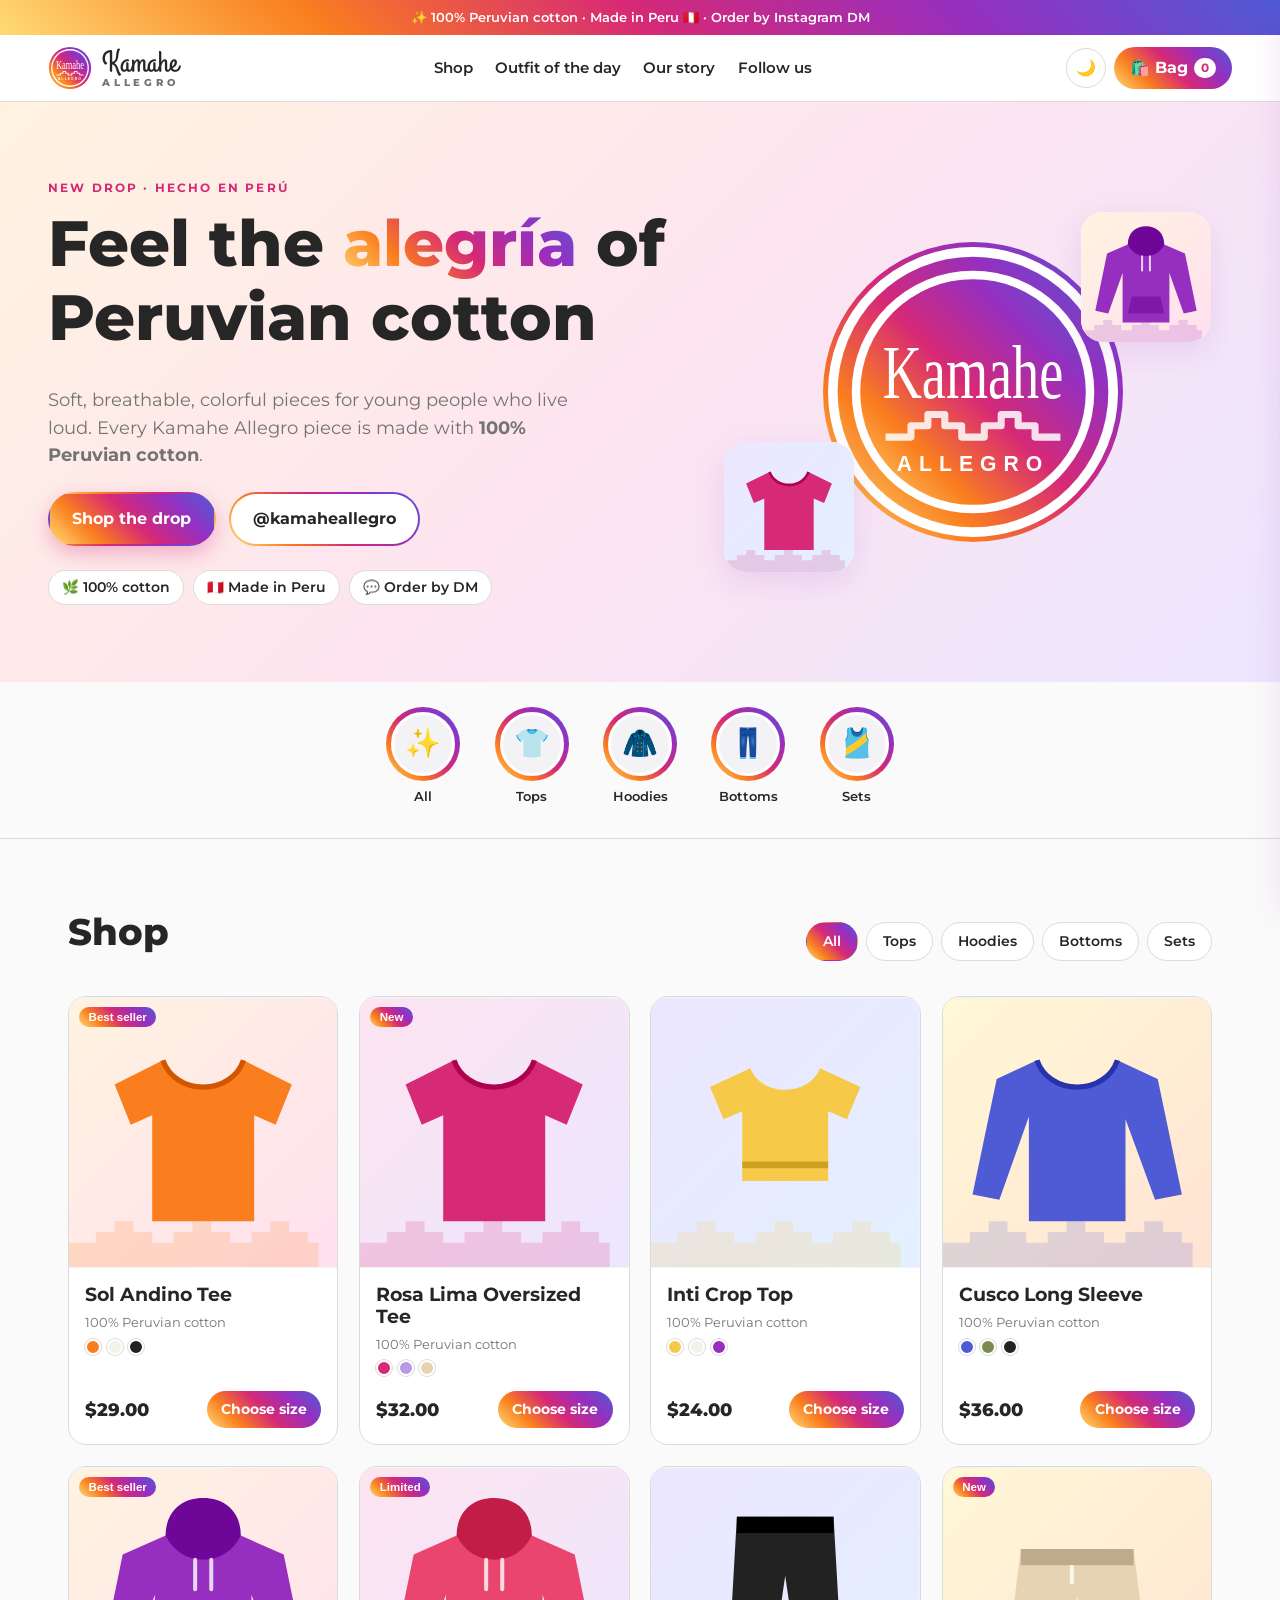
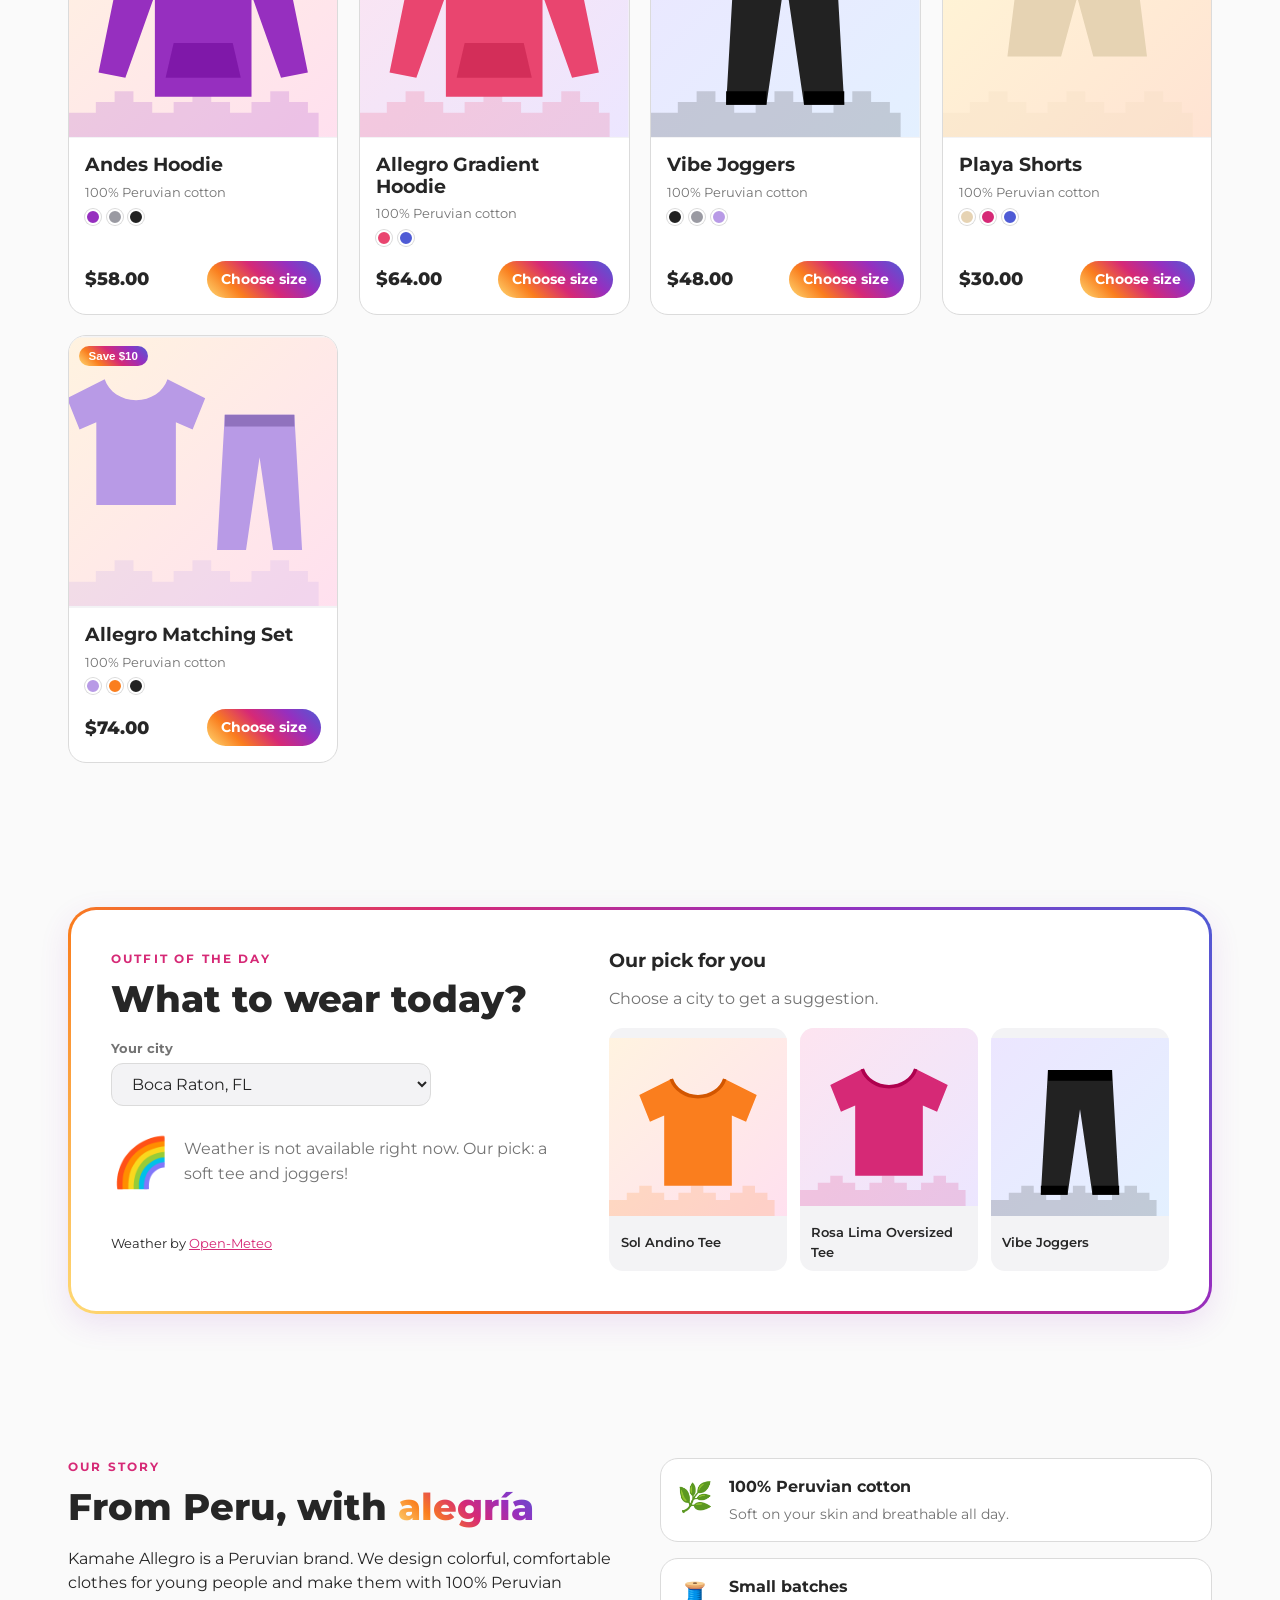
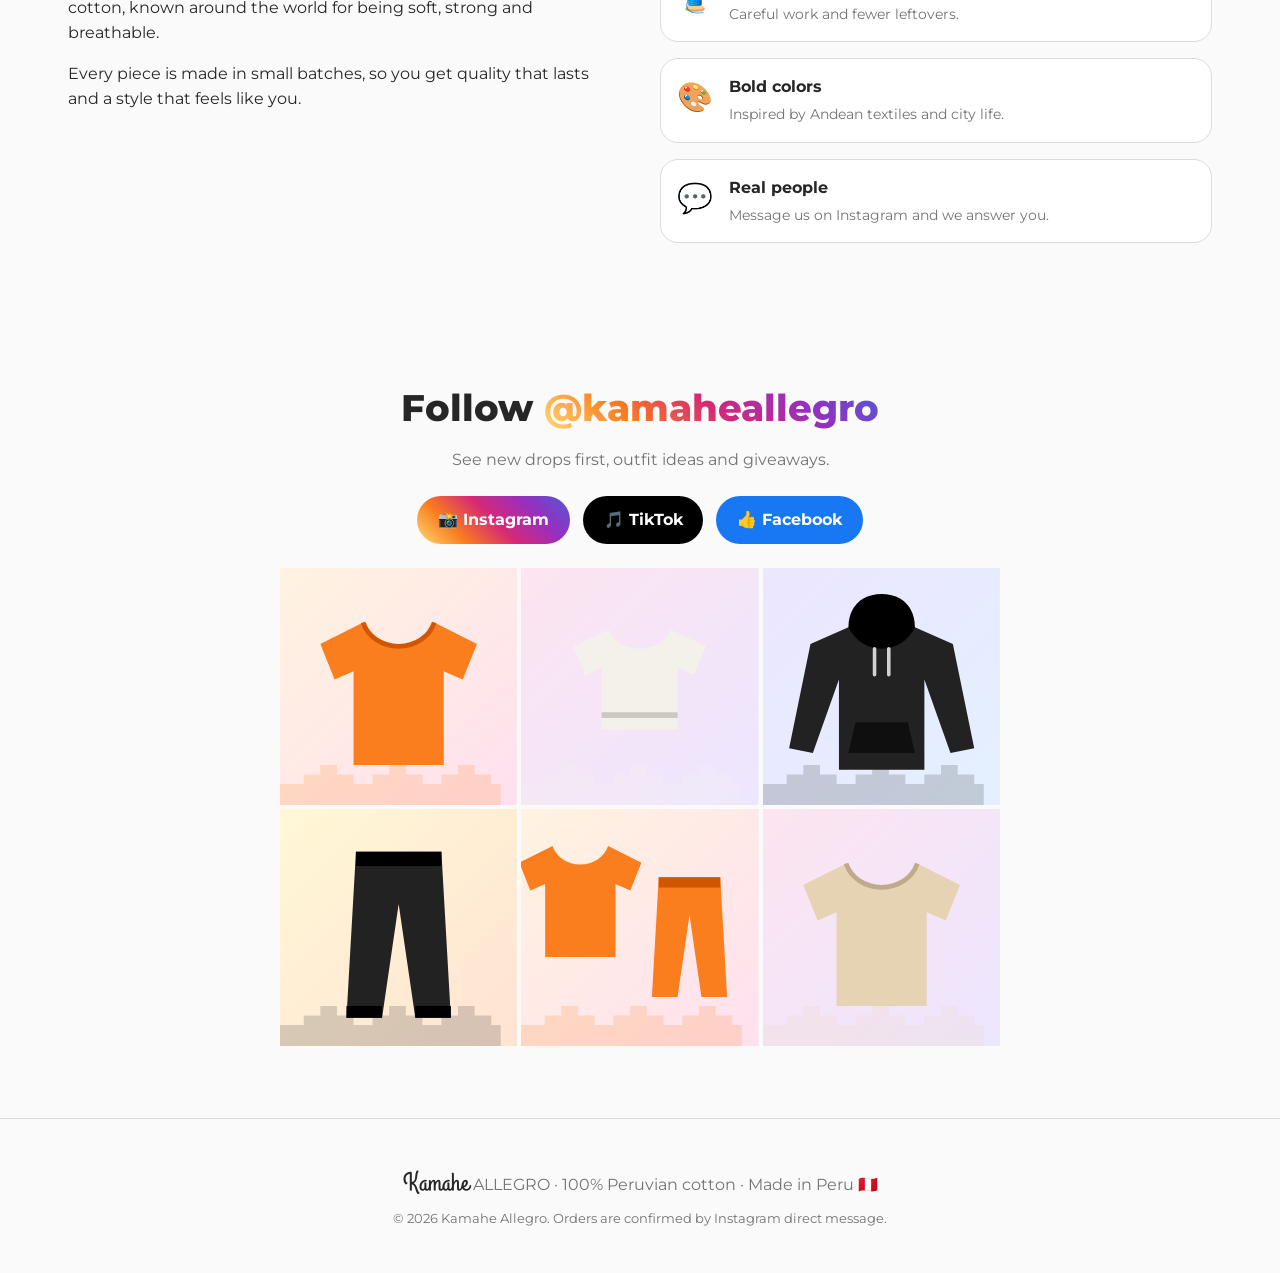
<file: index.html>
<!DOCTYPE html>
<html lang="en">
<head>
  <meta charset="UTF-8" />
  <meta name="viewport" content="width=device-width, initial-scale=1.0" />
  <title>Kamahe Allegro | 100% Peruvian Cotton</title>
  <meta name="description" content="Kamahe Allegro: fresh, colorful clothing for young people, made with 100% Peruvian cotton. Shop tees, hoodies, joggers and sets." />
  <meta name="theme-color" content="#d62976" />
  <meta property="og:title" content="Kamahe Allegro | 100% Peruvian Cotton" />
  <meta property="og:description" content="Colorful streetwear for young people, made with 100% Peruvian cotton." />
  <meta property="og:image" content="images/logo.svg" />
  <link rel="icon" href="images/logo.svg" type="image/svg+xml" />
  <link rel="preconnect" href="https://fonts.googleapis.com" />
  <link rel="preconnect" href="https://fonts.gstatic.com" crossorigin />
  <link href="https://fonts.googleapis.com/css2?family=Grand+Hotel&family=Montserrat:wght@400;500;600;700;800&display=swap" rel="stylesheet" />
  <link rel="stylesheet" href="shop.css" />
</head>
<body>
  <div class="promo-bar">✨ 100% Peruvian cotton · Made in Peru 🇵🇪 · Order by Instagram DM</div>

  <header class="site-header">
    <a class="brand" href="#top" aria-label="Kamahe Allegro home">
      <img src="images/logo.svg" alt="" width="44" height="44" class="brand-logo" id="brand-logo" />
      <span class="brand-text">
        <span class="brand-name">Kamahe</span>
        <span class="brand-sub">ALLEGRO</span>
      </span>
    </a>
    <nav class="main-nav" aria-label="Main">
      <a href="#shop">Shop</a>
      <a href="#weather">Outfit of the day</a>
      <a href="#story">Our story</a>
      <a href="#follow">Follow us</a>
    </nav>
    <div class="header-actions">
      <button class="icon-btn" id="theme-btn" type="button" aria-label="Switch light or dark mode" title="Light / dark">🌙</button>
      <button class="cart-btn" id="cart-btn" type="button" aria-label="Open bag">
        🛍️ <span class="cart-label">Bag</span> <b id="cart-count" class="cart-count">0</b>
      </button>
    </div>
  </header>

  <main id="top">
    <!-- HERO -->
    <section class="hero">
      <div class="hero-text">
        <p class="eyebrow">New drop · Hecho en Perú</p>
        <h1>Feel the <span class="grad-text">alegría</span> of Peruvian cotton</h1>
        <p class="lead">Soft, breathable, colorful pieces for young people who live loud. Every Kamahe Allegro piece is made with <strong>100% Peruvian cotton</strong>.</p>
        <div class="hero-cta">
          <a class="btn btn-grad" href="#shop">Shop the drop</a>
          <a class="btn btn-ghost" href="https://www.instagram.com/kamaheallegro/" target="_blank" rel="noopener">@kamaheallegro</a>
        </div>
        <ul class="hero-badges">
          <li>🌿 100% cotton</li>
          <li>🇵🇪 Made in Peru</li>
          <li>💬 Order by DM</li>
        </ul>
      </div>
      <div class="hero-art" aria-hidden="true">
        <div class="story-ring big"><img src="images/logo.svg" alt="" /></div>
        <div class="float-card fc1" id="hero-card-1"></div>
        <div class="float-card fc2" id="hero-card-2"></div>
      </div>
    </section>

    <!-- STORY HIGHLIGHTS (Instagram style) -->
    <section class="highlights" aria-label="Collections">
      <div class="highlights-row" id="highlights"></div>
    </section>

    <!-- SHOP -->
    <section class="section" id="shop">
      <div class="section-head">
        <h2>Shop</h2>
        <div class="filters" role="tablist" id="filters"></div>
      </div>
      <div class="product-grid" id="product-grid"></div>
    </section>

    <!-- WEATHER / OUTFIT -->
    <section class="section weather-section" id="weather">
      <div class="weather-card">
        <div class="weather-info">
          <p class="eyebrow">Outfit of the day</p>
          <h2>What to wear today?</h2>
          <label class="city-label" for="city-select">Your city</label>
          <select id="city-select" class="city-select"></select>
          <div class="weather-now" id="weather-now">
            <span class="w-icon">⏳</span>
            <span class="w-text">Loading weather…</span>
          </div>
          <div class="forecast" id="forecast"></div>
          <p class="tiny">Weather by <a href="https://open-meteo.com/" target="_blank" rel="noopener">Open-Meteo</a></p>
        </div>
        <div class="weather-pick">
          <h3 id="pick-title">Our pick for you</h3>
          <p id="pick-text" class="muted">Choose a city to get a suggestion.</p>
          <div class="pick-grid" id="pick-grid"></div>
        </div>
      </div>
    </section>

    <!-- STORY -->
    <section class="section story" id="story">
      <div class="story-grid">
        <div>
          <p class="eyebrow">Our story</p>
          <h2>From Peru, with <span class="grad-text">alegría</span></h2>
          <p>Kamahe Allegro is a Peruvian brand. We design colorful, comfortable clothes for young people and make them with 100% Peruvian cotton, known around the world for being soft, strong and breathable.</p>
          <p>Every piece is made in small batches, so you get quality that lasts and a style that feels like you.</p>
        </div>
        <ul class="values">
          <li><span>🌿</span><div><b>100% Peruvian cotton</b><p>Soft on your skin and breathable all day.</p></div></li>
          <li><span>🧵</span><div><b>Small batches</b><p>Careful work and fewer leftovers.</p></div></li>
          <li><span>🎨</span><div><b>Bold colors</b><p>Inspired by Andean textiles and city life.</p></div></li>
          <li><span>💬</span><div><b>Real people</b><p>Message us on Instagram and we answer you.</p></div></li>
        </ul>
      </div>
    </section>

    <!-- FOLLOW -->
    <section class="section follow" id="follow">
      <h2>Follow <span class="grad-text">@kamaheallegro</span></h2>
      <p class="muted">See new drops first, outfit ideas and giveaways.</p>
      <div class="social-row">
        <a class="social ig" href="https://www.instagram.com/kamaheallegro/" target="_blank" rel="noopener">📸 Instagram</a>
        <a class="social tt" href="https://www.tiktok.com/@kamaheallegro" target="_blank" rel="noopener">🎵 TikTok</a>
        <a class="social fb" href="https://www.facebook.com/kamaheallegro" target="_blank" rel="noopener">👍 Facebook</a>
      </div>
      <div class="ig-grid" id="ig-grid"></div>
    </section>
  </main>

  <footer class="site-footer">
    <p><span class="footer-brand">Kamahe</span> ALLEGRO · 100% Peruvian cotton · Made in Peru 🇵🇪</p>
    <p class="tiny">© <span id="year"></span> Kamahe Allegro. Orders are confirmed by Instagram direct message.</p>
  </footer>

  <!-- PRODUCT MODAL -->
  <dialog id="product-modal" class="modal">
    <form method="dialog" class="modal-close-form"><button class="icon-btn modal-close" aria-label="Close">✕</button></form>
    <div class="modal-body" id="modal-body"></div>
  </dialog>

  <!-- CART DRAWER -->
  <aside class="drawer" id="drawer" aria-label="Shopping bag" aria-hidden="true">
    <div class="drawer-head">
      <h2>Your bag</h2>
      <button class="icon-btn" id="drawer-close" type="button" aria-label="Close bag">✕</button>
    </div>
    <div class="drawer-items" id="drawer-items"></div>
    <div class="drawer-foot">
      <div class="total-row"><span>Subtotal</span><b id="cart-total">$0.00</b></div>
      <p class="tiny muted">Shipping is confirmed by DM. Press the button and we copy your order so you can paste it in our Instagram chat.</p>
      <button class="btn btn-grad full" id="checkout-btn" type="button">Order by Instagram DM</button>
      <button class="btn btn-ghost full" id="clear-btn" type="button">Empty bag</button>
    </div>
  </aside>
  <div class="backdrop" id="backdrop" hidden></div>
  <div class="toast" id="toast" role="status" aria-live="polite"></div>

  <script src="shop.js"></script>
</body>
</html>
</file>
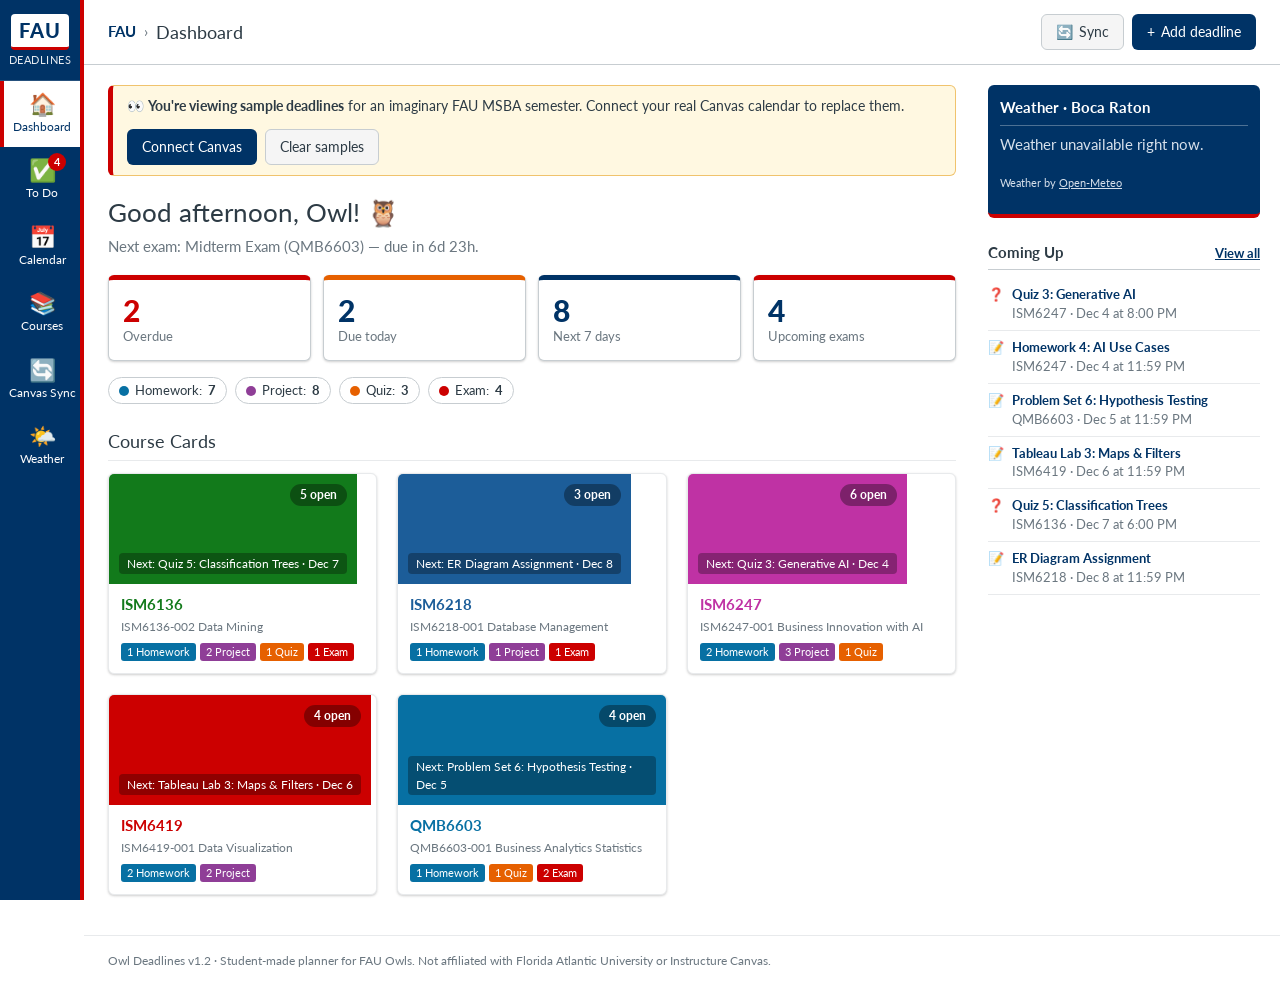
<file: planner/index.html>
<!DOCTYPE html>
<html lang="en">
<head>
  <meta charset="UTF-8" />
  <meta name="viewport" content="width=device-width, initial-scale=1.0" />
  <title>Owl Deadlines</title>
  <meta name="description" content="Organize homework, projects, quizzes and exams from Canvas for Florida Atlantic University students, with Open-Meteo campus weather." />
  <meta name="theme-color" content="#003366" />
  <link rel="icon" href="data:image/svg+xml,<svg xmlns='http://www.w3.org/2000/svg' viewBox='0 0 64 64'><rect width='64' height='64' rx='12' fill='%23003366'/><text x='32' y='42' font-family='Arial' font-weight='700' font-size='26' text-anchor='middle' fill='white'>OD</text><rect x='10' y='50' width='44' height='4' fill='%23CC0000'/></svg>" />
  <link rel="preconnect" href="https://fonts.googleapis.com" />
  <link rel="preconnect" href="https://fonts.gstatic.com" crossorigin />
  <link href="https://fonts.googleapis.com/css2?family=Lato:wght@400;700;900&display=swap" rel="stylesheet" />
  <link rel="stylesheet" href="planner.css" />
</head>
<body>
  <!-- Global navigation (Canvas-style) -->
  <nav class="global-nav" aria-label="Main">
    <a class="brand" href="#dashboard" title="Owl Deadlines">
      <span class="brand-mark">FAU</span>
      <span class="brand-sub">Deadlines</span>
    </a>
    <a class="nav-item" href="#dashboard" data-view="dashboard"><span class="nav-ico">🏠</span><span>Dashboard</span></a>
    <a class="nav-item" href="#todo" data-view="todo"><span class="nav-ico">✅</span><span>To Do</span><b id="nav-badge" class="nav-badge" hidden>0</b></a>
    <a class="nav-item" href="#calendar" data-view="calendar"><span class="nav-ico">📅</span><span>Calendar</span></a>
    <a class="nav-item" href="#courses" data-view="courses"><span class="nav-ico">📚</span><span>Courses</span></a>
    <a class="nav-item" href="#sync" data-view="sync"><span class="nav-ico">🔄</span><span>Canvas Sync</span></a>
    <a class="nav-item" href="../weather/"><span class="nav-ico">🌤️</span><span>Weather</span></a>
  </nav>

  <div class="layout">
    <header class="page-header">
      <div class="crumbs">
        <span class="crumb-root">FAU</span>
        <span class="crumb-sep">›</span>
        <h1 id="page-title">Dashboard</h1>
      </div>
      <div class="header-actions">
        <button id="sync-btn" class="btn btn-secondary" type="button" title="Sync with Canvas">🔄 <span>Sync</span></button>
        <button id="add-btn" class="btn btn-primary" type="button">+ <span>Add deadline</span></button>
      </div>
    </header>

    <div class="content-wrap">
      <main id="main" class="main">
        <!-- DASHBOARD -->
        <div id="demo-banner" class="demo-banner" hidden>
          <span>👀 <b>You're viewing sample deadlines</b> for an imaginary FAU MSBA semester. Connect your real Canvas calendar to replace them.</span>
          <span class="banner-actions">
            <a class="btn btn-primary" href="#sync">Connect Canvas</a>
            <button id="banner-remove" class="btn btn-secondary" type="button">Clear samples</button>
          </span>
        </div>
        <section id="view-dashboard" class="view">
          <div class="greeting">
            <h2 id="greet">Welcome, Owl!</h2>
            <p id="greet-sub" class="muted"></p>
          </div>

          <div class="stats">
            <button class="stat stat-overdue" data-jump="overdue"><span class="stat-num" id="s-overdue">0</span><span class="stat-label">Overdue</span></button>
            <button class="stat stat-today" data-jump="today"><span class="stat-num" id="s-today">0</span><span class="stat-label">Due today</span></button>
            <button class="stat stat-week" data-jump="week"><span class="stat-num" id="s-week">0</span><span class="stat-label">Next 7 days</span></button>
            <button class="stat stat-exams" data-jump="exam"><span class="stat-num" id="s-exams">0</span><span class="stat-label">Upcoming exams</span></button>
          </div>

          <div class="type-legend" id="type-breakdown"></div>

          <h3 class="section-title">Course Cards</h3>
          <div id="dash-cards" class="course-cards"></div>
          <p id="dash-empty" class="empty" hidden>
            No deadlines yet. Go to <a href="#sync">Canvas Sync</a> to import your FAU Canvas calendar, or click <b>+ Add deadline</b>.<br /><br />
            <button id="demo-btn" class="btn btn-primary" type="button">👀 Show sample deadlines</button>
          </p>
        </section>

        <!-- TO DO -->
        <section id="view-todo" class="view" hidden>
          <div class="toolbar">
            <input id="f-search" type="search" placeholder="Search deadlines…" aria-label="Search deadlines" />
            <select id="f-course" aria-label="Filter by course"><option value="">All courses</option></select>
            <select id="f-range" aria-label="Filter by time">
              <option value="">Any time</option>
              <option value="overdue">Overdue</option>
              <option value="today">Today</option>
              <option value="week">Next 7 days</option>
              <option value="month">Next 30 days</option>
            </select>
            <label class="check"><input id="f-done" type="checkbox" /> Show completed</label>
          </div>
          <div class="chips" id="f-types" role="group" aria-label="Filter by type"></div>
          <div id="todo-list" class="todo-list"></div>
        </section>

        <!-- CALENDAR -->
        <section id="view-calendar" class="view" hidden>
          <div class="cal-head">
            <div class="cal-nav">
              <button id="cal-prev" class="btn btn-secondary" type="button" aria-label="Previous month">‹</button>
              <button id="cal-today" class="btn btn-secondary" type="button">Today</button>
              <button id="cal-next" class="btn btn-secondary" type="button" aria-label="Next month">›</button>
            </div>
            <h2 id="cal-title">Month</h2>
          </div>
          <div class="cal-grid-wrap">
            <div class="cal-dow"><span>Sun</span><span>Mon</span><span>Tue</span><span>Wed</span><span>Thu</span><span>Fri</span><span>Sat</span></div>
            <div id="cal-grid" class="cal-grid"></div>
          </div>
        </section>

        <!-- COURSES -->
        <section id="view-courses" class="view" hidden>
          <div id="course-cards" class="course-cards"></div>
          <p id="courses-empty" class="empty" hidden>No courses yet — they appear automatically after a Canvas sync.</p>
        </section>

        <!-- SYNC / SETTINGS -->
        <section id="view-sync" class="view" hidden>
          <div class="card">
            <h3>1. Connect your FAU Canvas calendar feed</h3>
            <ol class="steps">
              <li>Log in to Canvas at <b>canvas.fau.edu</b> and open <b>Calendar</b> in the left menu.</li>
              <li>At the bottom of the right sidebar, click <b>Calendar Feed</b>.</li>
              <li>Copy the link (it looks like <code>https://fau.instructure.com/feeds/calendars/user_….ics</code>) and paste it below.</li>
            </ol>
            <form id="feed-form" class="feed-form">
              <input id="feed-url" type="url" placeholder="https://fau.instructure.com/feeds/calendars/user_XXXX.ics" aria-label="Canvas calendar feed URL" />
              <button class="btn btn-primary" type="submit">Save &amp; Sync</button>
            </form>
            <p id="sync-status" class="muted small"></p>
            <p class="muted small">🔒 The feed link is stored only in this browser. It is sent to this site's Netlify function only to fetch the calendar (Canvas blocks direct browser requests).</p>
          </div>

          <div class="card">
            <h3>2. …or upload an .ics file</h3>
            <p class="muted small">Open the feed link in your browser to download it, then upload the file here. Works even without the Netlify function.</p>
            <input id="ics-file" type="file" accept=".ics,text/calendar" />
          </div>

          <div class="card">
            <h3>Preferences</h3>
            <div class="form-grid">
              <label>Your name
                <input id="pref-name" type="text" maxlength="30" placeholder="Owl" />
              </label>
              <label>Campus (for weather)
                <select id="pref-campus"></select>
              </label>
              <label class="check"><input id="pref-events" type="checkbox" /> Include regular calendar events (not just assignments)</label>
            </div>
          </div>

          <div class="card">
            <h3>Data</h3>
            <div class="btn-row">
              <button id="export-btn" class="btn btn-secondary" type="button">⬇️ Export backup</button>
              <label class="btn btn-secondary file-btn">⬆️ Restore backup<input id="restore-file" type="file" accept="application/json" hidden /></label>
              <button id="clear-demo-btn" class="btn btn-secondary" type="button">Remove sample deadlines</button>
              <button id="clear-canvas-btn" class="btn btn-danger" type="button">Remove Canvas items</button>
              <button id="reset-btn" class="btn btn-danger" type="button">Reset everything</button>
            </div>
          </div>
        </section>
      </main>

      <!-- Right sidebar (Canvas-style To Do / Coming Up) -->
      <aside class="sidebar">
        <div class="side-block weather-block">
          <div class="side-title">
            <span>Weather · <span id="w-campus">Boca Raton</span></span>
          </div>
          <div id="w-now" class="w-now muted">Loading weather…</div>
          <div id="w-days" class="w-days"></div>
          <p class="tiny muted">Weather by <a href="https://open-meteo.com/" target="_blank" rel="noopener">Open-Meteo</a></p>
        </div>
        <div class="side-block">
          <div class="side-title"><span>Coming Up</span><a href="#todo" class="small">View all</a></div>
          <ul id="side-upcoming" class="side-list"></ul>
        </div>
      </aside>
    </div>

    <footer class="footer">
      Owl Deadlines v1.2 · Student-made planner for FAU Owls. Not affiliated with Florida Atlantic University or Instructure Canvas.
    </footer>
  </div>

  <!-- Add / edit modal -->
  <dialog id="modal" class="modal" aria-labelledby="modal-title">
    <form id="item-form" method="dialog">
      <header class="modal-head">
        <h2 id="modal-title">Add deadline</h2>
        <button type="button" class="icon-btn" data-close aria-label="Close">✕</button>
      </header>
      <div class="modal-body form-grid">
        <p id="i-canvas-note" class="span-2 muted small" hidden>🔄 Imported from Canvas — title and due date update automatically on sync. You can change the type, notes and completion.</p>
        <label class="span-2">Title
          <input id="i-title" type="text" required maxlength="200" placeholder="e.g. Midterm Exam" />
        </label>
        <label>Course
          <input id="i-course" type="text" list="course-list" maxlength="100" placeholder="e.g. ISM6247" />
          <datalist id="course-list"></datalist>
        </label>
        <label>Type
          <select id="i-type"></select>
        </label>
        <label>Due date
          <input id="i-date" type="date" required />
        </label>
        <label>Due time
          <input id="i-time" type="time" value="23:59" />
        </label>
        <label class="span-2">Canvas link (optional)
          <input id="i-url" type="url" placeholder="https://fau.instructure.com/courses/…" />
        </label>
        <label class="span-2">Notes
          <textarea id="i-notes" rows="3" maxlength="2000"></textarea>
        </label>
      </div>
      <footer class="modal-foot">
        <button id="i-delete" type="button" class="btn btn-danger" hidden>Delete</button>
        <span class="spacer"></span>
        <button type="button" class="btn btn-secondary" data-close>Cancel</button>
        <button type="submit" class="btn btn-primary">Save</button>
      </footer>
    </form>
  </dialog>

  <div id="toast" class="toast" role="status" aria-live="polite" hidden></div>

  <script src="planner.js"></script>
</body>
</html>
</file>
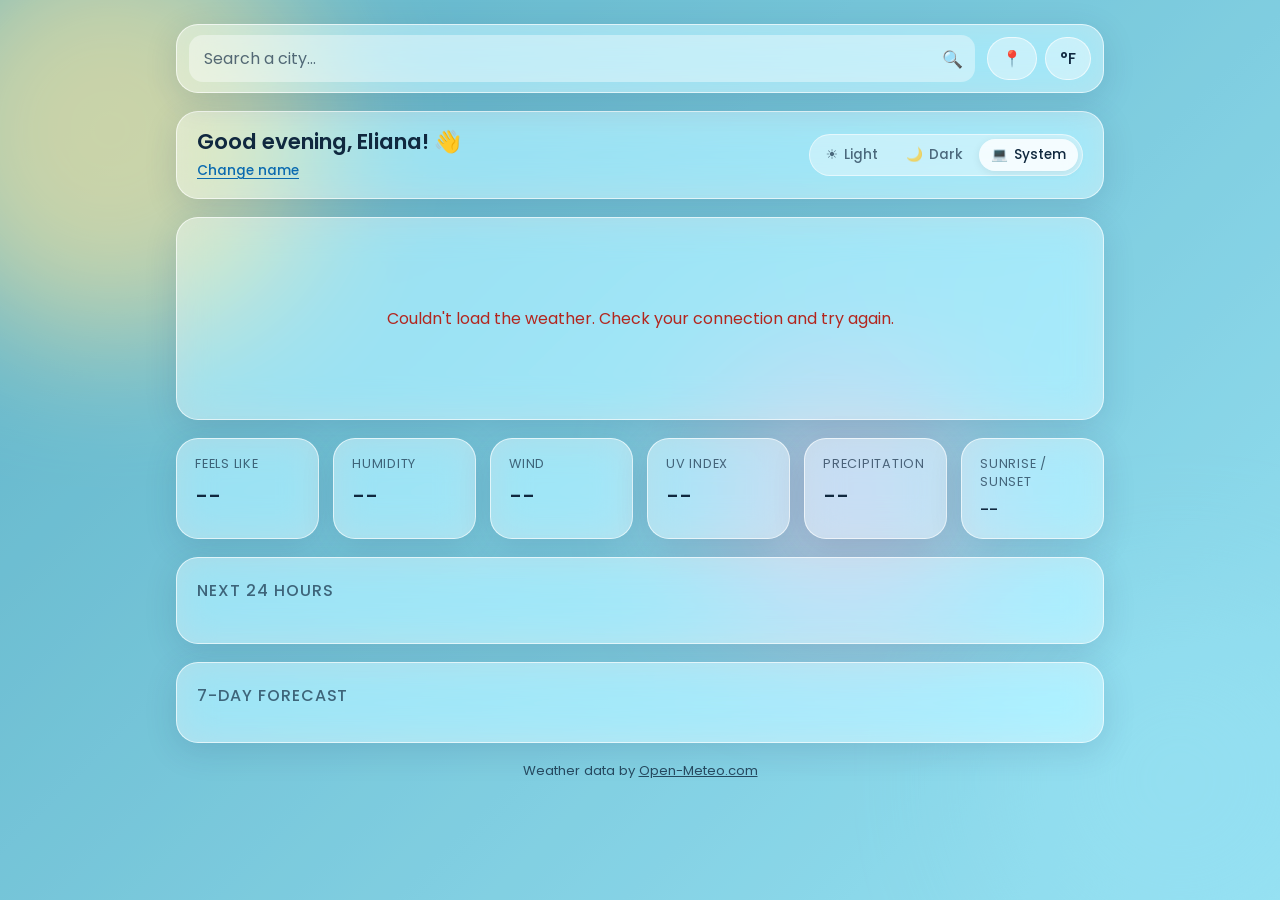
<file: weather/index.html>
<!DOCTYPE html>
<html lang="en">
<head>
  <meta charset="UTF-8" />
  <meta name="viewport" content="width=device-width, initial-scale=1.0" />
  <title>Glass Weather</title>
  <meta name="description" content="A glassmorphic weather app powered by the Open-Meteo API. Default location: Boca Raton, FL." />
  <link rel="preconnect" href="https://fonts.googleapis.com" />
  <link rel="preconnect" href="https://fonts.gstatic.com" crossorigin />
  <link href="https://fonts.googleapis.com/css2?family=Poppins:wght@300;400;500;600&display=swap" rel="stylesheet" />
  <link rel="stylesheet" href="style.css" />
  <script>
    // Apply the saved theme before first paint to avoid a flash of the wrong colors
    (function () {
      var choice = "system";
      try { choice = JSON.parse(localStorage.getItem("gw-theme")) || "system"; } catch (e) {}
      var dark = choice === "dark" ||
        (choice === "system" && window.matchMedia("(prefers-color-scheme: dark)").matches);
      document.documentElement.dataset.mode = dark ? "dark" : "light";
    })();
  </script>
</head>
<body data-sky="clear-day">
  <div class="bg">
    <span class="blob blob-1"></span>
    <span class="blob blob-2"></span>
    <span class="blob blob-3"></span>
  </div>

  <main class="app">
    <header class="glass topbar">
      <form id="search-form" class="search" autocomplete="off">
        <input id="search-input" type="search" placeholder="Search a city…" aria-label="Search a city" />
        <button type="submit" aria-label="Search">🔍</button>
        <ul id="suggestions" class="glass suggestions" hidden></ul>
      </form>
      <div class="actions">
        <button id="locate-btn" class="pill" type="button" title="Use my location">📍</button>
        <button id="unit-btn" class="pill" type="button" title="Toggle units">°F</button>
      </div>
    </header>

    <section class="glass greet-bar">
      <div class="greeting">
        <p id="greet-text" class="greet-text">Hello, Eliana! 👋</p>
        <p id="greet-sub" class="greet-sub"></p>
        <button id="name-edit" class="link-btn" type="button">Set your name</button>
        <form id="name-form" class="name-form" hidden>
          <input id="name-input" type="text" maxlength="30" placeholder="Your name" aria-label="Your name" autocomplete="given-name" />
          <button class="pill" type="submit">Save</button>
        </form>
      </div>
      <div class="theme-switch" role="radiogroup" aria-label="Theme">
        <button type="button" role="radio" data-theme-choice="light" aria-checked="false">☀️ <span>Light</span></button>
        <button type="button" role="radio" data-theme-choice="dark" aria-checked="false">🌙 <span>Dark</span></button>
        <button type="button" role="radio" data-theme-choice="system" aria-checked="false">💻 <span>System</span></button>
      </div>
    </section>

    <section class="glass current" aria-live="polite">
      <div id="status" class="status">Loading weather…</div>
      <div id="current-content" class="current-content" hidden>
        <div class="place">
          <h1 id="place-name">Boca Raton</h1>
          <p id="place-sub">Florida, United States</p>
          <p id="local-time" class="muted"></p>
        </div>
        <div class="now">
          <div id="now-icon" class="now-icon">☀️</div>
          <div>
            <div id="now-temp" class="now-temp">--°</div>
            <div id="now-desc" class="now-desc">--</div>
            <div id="now-hilo" class="muted">H: --° · L: --°</div>
          </div>
        </div>
      </div>
    </section>

    <section class="details">
      <div class="glass tile"><span class="tile-label">Feels like</span><span id="d-feels" class="tile-value">--</span></div>
      <div class="glass tile"><span class="tile-label">Humidity</span><span id="d-humidity" class="tile-value">--</span></div>
      <div class="glass tile"><span class="tile-label">Wind</span><span id="d-wind" class="tile-value">--</span></div>
      <div class="glass tile"><span class="tile-label">UV index</span><span id="d-uv" class="tile-value">--</span></div>
      <div class="glass tile"><span class="tile-label">Precipitation</span><span id="d-precip" class="tile-value">--</span></div>
      <div class="glass tile"><span class="tile-label">Sunrise / Sunset</span><span id="d-sun" class="tile-value small">--</span></div>
    </section>

    <section class="glass panel">
      <h2>Next 24 hours</h2>
      <div id="hourly" class="hourly"></div>
    </section>

    <section class="glass panel">
      <h2>7-day forecast</h2>
      <ul id="daily" class="daily"></ul>
    </section>

    <footer class="footer">
      Weather data by <a href="https://open-meteo.com/" target="_blank" rel="noopener">Open-Meteo.com</a>
    </footer>
  </main>

  <script src="app.js"></script>
</body>
</html>
</file>
<file: shop.css>
/* Kamahe Allegro – Instagram-inspired theme */
:root {
  --ig-yellow: #feda75;
  --ig-orange: #fa7e1e;
  --ig-pink: #d62976;
  --ig-purple: #962fbf;
  --ig-blue: #4f5bd5;
  --grad: linear-gradient(45deg, #feda75 0%, #fa7e1e 25%, #d62976 50%, #962fbf 75%, #4f5bd5 100%);
  --grad-soft: linear-gradient(135deg, #fff3e0 0%, #fde4f0 50%, #ece6ff 100%);

  --bg: #fafafa;
  --surface: #ffffff;
  --surface-2: #f3f3f5;
  --text: #262626;
  --muted: #737373;
  --border: #dbdbdb;
  --shadow: 0 10px 30px rgba(150, 47, 191, .12);
  --radius: 18px;
  color-scheme: light;
}

@media (prefers-color-scheme: dark) {
  :root:not([data-theme="light"]) {
    --bg: #0b0b0f;
    --surface: #17171d;
    --surface-2: #22222a;
    --text: #f5f5f5;
    --muted: #a8a8a8;
    --border: #2f2f38;
    --shadow: 0 10px 30px rgba(0, 0, 0, .45);
    --grad-soft: linear-gradient(135deg, #2a1a10 0%, #2a1020 50%, #1a1530 100%);
    color-scheme: dark;
  }
}
:root[data-theme="dark"] {
  --bg: #0b0b0f;
  --surface: #17171d;
  --surface-2: #22222a;
  --text: #f5f5f5;
  --muted: #a8a8a8;
  --border: #2f2f38;
  --shadow: 0 10px 30px rgba(0, 0, 0, .45);
  --grad-soft: linear-gradient(135deg, #2a1a10 0%, #2a1020 50%, #1a1530 100%);
  color-scheme: dark;
}

* { box-sizing: border-box; }
html { scroll-behavior: smooth; }
body {
  margin: 0;
  font-family: "Montserrat", system-ui, sans-serif;
  background: var(--bg);
  color: var(--text);
  line-height: 1.55;
  overflow-x: hidden;
}
img { max-width: 100%; display: block; }
a { color: var(--ig-pink); }
h1, h2, h3 { line-height: 1.15; margin: 0 0 .5em; }
h2 { font-size: clamp(1.6rem, 3.5vw, 2.3rem); font-weight: 800; }
.muted { color: var(--muted); }
.tiny { font-size: .8rem; }
.eyebrow { text-transform: uppercase; letter-spacing: .18em; font-size: .75rem; font-weight: 700; color: var(--ig-pink); margin: 0 0 .6rem; }
.grad-text { background: var(--grad); -webkit-background-clip: text; background-clip: text; color: transparent; }

/* Promo bar */
.promo-bar { background: var(--grad); color: #fff; text-align: center; font-size: .82rem; font-weight: 600; padding: .45rem 1rem; }

/* Header */
.site-header {
  position: sticky; top: 0; z-index: 30;
  display: flex; align-items: center; justify-content: space-between; gap: 1rem;
  padding: .7rem clamp(16px, 4vw, 48px);
  background: color-mix(in srgb, var(--surface) 88%, transparent);
  backdrop-filter: blur(12px);
  border-bottom: 1px solid var(--border);
}
.brand { display: flex; align-items: center; gap: .6rem; text-decoration: none; color: var(--text); }
.brand-logo { border-radius: 50%; width: 44px; height: 44px; object-fit: cover; }
.brand-text { display: flex; flex-direction: column; line-height: 1; }
.brand-name { font-family: "Grand Hotel", cursive; font-size: 1.9rem; }
.brand-sub { font-size: .62rem; letter-spacing: .4em; font-weight: 800; color: var(--muted); }
.main-nav { display: flex; gap: 1.4rem; }
.main-nav a { color: var(--text); text-decoration: none; font-weight: 600; font-size: .92rem; }
.main-nav a:hover { color: var(--ig-pink); }
.header-actions { display: flex; gap: .5rem; align-items: center; }
.icon-btn {
  border: 1px solid var(--border); background: var(--surface); color: var(--text);
  width: 40px; height: 40px; border-radius: 50%; cursor: pointer; font-size: 1rem;
}
.cart-btn {
  display: flex; align-items: center; gap: .35rem; cursor: pointer;
  border: none; border-radius: 999px; padding: .55rem 1rem; font: inherit; font-weight: 700;
  background: var(--grad); color: #fff;
}
.cart-count { background: #fff; color: var(--ig-pink); border-radius: 999px; min-width: 22px; padding: 0 6px; font-size: .78rem; text-align: center; }

/* Buttons */
.btn {
  display: inline-flex; align-items: center; justify-content: center; gap: .4rem;
  padding: .8rem 1.4rem; border-radius: 999px; font: inherit; font-weight: 700;
  text-decoration: none; cursor: pointer; border: 2px solid transparent; transition: transform .15s, box-shadow .15s;
}
.btn:hover { transform: translateY(-2px); }
.btn-grad { background: var(--grad); color: #fff; box-shadow: 0 8px 20px rgba(214, 41, 118, .3); }
.btn-ghost {
  color: var(--text);
  background: linear-gradient(var(--surface), var(--surface)) padding-box, var(--grad) border-box;
}
.btn.full { width: 100%; }
.btn:disabled { opacity: .5; cursor: not-allowed; transform: none; }

/* Hero */
.hero {
  display: grid; grid-template-columns: 1.1fr .9fr; gap: 2rem; align-items: center;
  padding: clamp(2rem, 6vw, 5rem) clamp(16px, 4vw, 48px);
  background: var(--grad-soft);
}
.hero h1 { font-size: clamp(2.2rem, 5.5vw, 4rem); font-weight: 800; }
.lead { font-size: 1.1rem; color: var(--muted); max-width: 34rem; }
.hero-cta { display: flex; gap: .8rem; flex-wrap: wrap; margin: 1.5rem 0; }
.hero-badges { display: flex; flex-wrap: wrap; gap: .6rem; padding: 0; list-style: none; margin: 0; }
.hero-badges li { background: var(--surface); border: 1px solid var(--border); padding: .35rem .8rem; border-radius: 999px; font-size: .85rem; font-weight: 600; }
.hero-art { position: relative; display: grid; place-items: center; min-height: 360px; }
.story-ring { padding: 5px; border-radius: 50%; background: var(--grad); }
.story-ring img { border-radius: 50%; border: 4px solid var(--surface); background: var(--surface); }
.story-ring.big { width: min(300px, 70vw); animation: spin-in 1s ease; }
.float-card {
  position: absolute; width: 130px; aspect-ratio: 1; border-radius: 22px; overflow: hidden;
  background: var(--surface); box-shadow: var(--shadow); animation: bob 4s ease-in-out infinite;
}
.fc1 { top: 0; right: 4%; }
.fc2 { bottom: 0; left: 2%; animation-delay: -2s; }
@keyframes bob { 50% { transform: translateY(-12px) rotate(-3deg); } }
@keyframes spin-in { from { transform: scale(.8) rotate(-20deg); opacity: 0; } }

/* Highlights */
.highlights { padding: 1.5rem clamp(16px, 4vw, 48px); border-bottom: 1px solid var(--border); }
.highlights-row { display: flex; gap: 1.4rem; overflow-x: auto; padding-bottom: .4rem; justify-content: center; }
.highlight { background: none; border: none; cursor: pointer; color: var(--text); font: inherit; font-size: .8rem; font-weight: 600; display: flex; flex-direction: column; align-items: center; gap: .4rem; flex: 0 0 auto; }
.highlight .story-ring { width: 74px; height: 74px; }
.highlight .bubble { width: 100%; height: 100%; border-radius: 50%; border: 3px solid var(--surface); background: var(--surface-2); display: grid; place-items: center; font-size: 1.8rem; }

/* Sections */
.section { padding: clamp(2.5rem, 6vw, 4.5rem) clamp(16px, 4vw, 48px); max-width: 1240px; margin: 0 auto; }
.section-head { display: flex; justify-content: space-between; align-items: center; gap: 1rem; flex-wrap: wrap; margin-bottom: 1.5rem; }
.filters { display: flex; gap: .5rem; flex-wrap: wrap; }
.chip {
  border: 1px solid var(--border); background: var(--surface); color: var(--text);
  padding: .45rem 1rem; border-radius: 999px; font: inherit; font-weight: 600; font-size: .88rem; cursor: pointer;
}
.chip.active { background: var(--grad); color: #fff; border-color: transparent; }

/* Products */
.product-grid { display: grid; grid-template-columns: repeat(auto-fill, minmax(230px, 1fr)); gap: 1.3rem; }
.card {
  background: var(--surface); border: 1px solid var(--border); border-radius: var(--radius);
  overflow: hidden; display: flex; flex-direction: column; transition: transform .2s, box-shadow .2s;
}
.card:hover { transform: translateY(-4px); box-shadow: var(--shadow); }
.card-media { position: relative; aspect-ratio: 1; background: var(--surface-2); cursor: pointer; border: none; padding: 0; width: 100%; }
.card-media img, .card-media svg { width: 100%; height: 100%; object-fit: cover; }
.tag { position: absolute; top: 10px; left: 10px; background: var(--grad); color: #fff; font-size: .72rem; font-weight: 700; padding: .25rem .6rem; border-radius: 999px; }
.card-body { padding: 1rem; display: flex; flex-direction: column; gap: .4rem; flex: 1; }
.card-title { font-weight: 700; margin: 0; }
.card-meta { font-size: .82rem; color: var(--muted); margin: 0; }
.card-foot { display: flex; justify-content: space-between; align-items: center; margin-top: auto; padding-top: .5rem; }
.price { font-weight: 800; font-size: 1.1rem; }
.add-btn { border: none; background: var(--grad); color: #fff; font: inherit; font-weight: 700; font-size: .85rem; padding: .5rem .9rem; border-radius: 999px; cursor: pointer; }
.swatches { display: flex; gap: .35rem; }
.swatch { width: 16px; height: 16px; border-radius: 50%; border: 2px solid var(--surface); box-shadow: 0 0 0 1px var(--border); }

/* Weather */
.weather-card {
  display: grid; grid-template-columns: 1fr 1.2fr; gap: 2rem;
  padding: clamp(1.4rem, 4vw, 2.5rem); border-radius: 28px;
  background: linear-gradient(var(--surface), var(--surface)) padding-box, var(--grad) border-box;
  border: 3px solid transparent; box-shadow: var(--shadow);
}
.city-label { display: block; font-size: .8rem; font-weight: 700; color: var(--muted); margin-bottom: .3rem; }
.city-select { font: inherit; padding: .6rem 1rem; border-radius: 12px; border: 1px solid var(--border); background: var(--surface-2); color: var(--text); width: 100%; max-width: 320px; }
.weather-now { display: flex; align-items: center; gap: .8rem; margin: 1.2rem 0; }
.w-icon { font-size: 3rem; }
.w-temp { font-size: 2.4rem; font-weight: 800; }
.w-text { color: var(--muted); }
.forecast { display: grid; grid-template-columns: repeat(5, 1fr); gap: .5rem; margin-bottom: 1rem; }
.fday { background: var(--surface-2); border-radius: 14px; padding: .5rem .2rem; text-align: center; font-size: .78rem; }
.fday b { display: block; }
.fday .fi { font-size: 1.4rem; }
.pick-grid { display: grid; grid-template-columns: repeat(auto-fill, minmax(140px, 1fr)); gap: .8rem; margin-top: 1rem; }
.mini { background: var(--surface-2); border-radius: 14px; overflow: hidden; border: none; cursor: pointer; color: var(--text); font: inherit; text-align: left; padding: 0; }
.mini .mini-media { aspect-ratio: 1; }
.mini .mini-media img, .mini .mini-media svg { width: 100%; height: 100%; object-fit: cover; }
.mini span { display: block; padding: .5rem .7rem; font-size: .82rem; font-weight: 600; }

/* Story */
.story-grid { display: grid; grid-template-columns: 1fr 1fr; gap: 2.5rem; align-items: start; }
.values { list-style: none; margin: 0; padding: 0; display: grid; gap: 1rem; }
.values li { display: flex; gap: 1rem; background: var(--surface); border: 1px solid var(--border); border-radius: var(--radius); padding: 1rem; }
.values span { font-size: 1.8rem; }
.values p { margin: .2rem 0 0; color: var(--muted); font-size: .9rem; }

/* Follow */
.follow { text-align: center; }
.social-row { display: flex; gap: .8rem; justify-content: center; flex-wrap: wrap; margin: 1.5rem 0; }
.social { text-decoration: none; color: #fff; font-weight: 700; padding: .7rem 1.3rem; border-radius: 999px; }
.social.ig { background: var(--grad); }
.social.tt { background: #000; }
.social.fb { background: #1877f2; }
.ig-grid { display: grid; grid-template-columns: repeat(3, 1fr); gap: 4px; max-width: 720px; margin: 0 auto; }
.ig-grid a { aspect-ratio: 1; display: block; overflow: hidden; background: var(--surface-2); }
.ig-grid a img, .ig-grid a svg { width: 100%; height: 100%; object-fit: cover; transition: transform .3s; }
.ig-grid a:hover img, .ig-grid a:hover svg { transform: scale(1.06); }

/* Footer */
.site-footer { text-align: center; padding: 2.5rem 16px; border-top: 1px solid var(--border); color: var(--muted); }
.site-footer p { margin: .3rem 0; }
.footer-brand { font-family: "Grand Hotel", cursive; font-size: 1.6rem; color: var(--text); }

/* Modal */
.modal { border: none; border-radius: 24px; padding: 0; width: min(860px, calc(100vw - 32px)); background: var(--surface); color: var(--text); box-shadow: var(--shadow); }
.modal::backdrop { background: rgba(0, 0, 0, .55); }
.modal-close-form { position: absolute; top: 12px; right: 12px; margin: 0; z-index: 2; }
.modal-body { display: grid; grid-template-columns: 1fr 1fr; }
.modal-media { background: var(--surface-2); aspect-ratio: 1; }
.modal-media img, .modal-media svg { width: 100%; height: 100%; object-fit: cover; }
.modal-info { padding: 1.8rem; display: flex; flex-direction: column; gap: .8rem; }
.opt-label { font-size: .8rem; font-weight: 700; color: var(--muted); }
.opt-row { display: flex; flex-wrap: wrap; gap: .4rem; }
.opt { border: 1px solid var(--border); background: var(--surface); color: var(--text); font: inherit; font-weight: 600; padding: .4rem .8rem; border-radius: 10px; cursor: pointer; }
.opt.active { border-color: var(--ig-pink); box-shadow: 0 0 0 2px var(--ig-pink) inset; }
.opt-color { width: 32px; height: 32px; border-radius: 50%; padding: 0; }

/* Drawer */
.drawer {
  position: fixed; top: 0; right: 0; height: 100%; width: min(400px, 100vw); z-index: 50;
  background: var(--surface); display: flex; flex-direction: column;
  transform: translateX(100%); transition: transform .3s ease; box-shadow: var(--shadow);
}
.drawer.open { transform: none; }
.drawer-head { display: flex; justify-content: space-between; align-items: center; padding: 1rem 1.2rem; border-bottom: 1px solid var(--border); }
.drawer-head h2 { font-size: 1.3rem; margin: 0; }
.drawer-items { flex: 1; overflow-y: auto; padding: 1rem 1.2rem; display: grid; gap: .8rem; align-content: start; }
.line { display: grid; grid-template-columns: 64px 1fr auto; gap: .8rem; align-items: center; }
.line-media { width: 64px; height: 64px; border-radius: 12px; overflow: hidden; background: var(--surface-2); }
.line-media img, .line-media svg { width: 100%; height: 100%; object-fit: cover; }
.line p { margin: 0; font-size: .85rem; }
.qty { display: flex; align-items: center; gap: .3rem; }
.qty button { width: 28px; height: 28px; border-radius: 50%; border: 1px solid var(--border); background: var(--surface); color: var(--text); cursor: pointer; }
.drawer-foot { padding: 1rem 1.2rem; border-top: 1px solid var(--border); display: grid; gap: .6rem; }
.total-row { display: flex; justify-content: space-between; font-size: 1.1rem; }
.backdrop { position: fixed; inset: 0; background: rgba(0, 0, 0, .45); z-index: 40; }
.empty { text-align: center; color: var(--muted); padding: 2rem 0; }

/* Toast */
.toast {
  position: fixed; left: 50%; bottom: 24px; transform: translate(-50%, 150%); z-index: 60;
  background: var(--text); color: var(--bg); padding: .7rem 1.2rem; border-radius: 999px; font-weight: 600; font-size: .9rem;
  opacity: 0; transition: transform .3s, opacity .3s; max-width: calc(100vw - 32px); text-align: center;
}
.toast.show { transform: translate(-50%, 0); opacity: 1; }

/* Responsive */
@media (max-width: 900px) {
  .main-nav { display: none; }
  .hero, .weather-card, .story-grid { grid-template-columns: 1fr; }
  .hero-art { min-height: 300px; }
  .highlights-row { justify-content: flex-start; }
}
@media (max-width: 640px) {
  .modal-body { grid-template-columns: 1fr; }
  .cart-label { display: none; }
  .float-card { width: 96px; }
  .product-grid { grid-template-columns: repeat(2, 1fr); gap: .8rem; }
  .card-foot { flex-direction: column; align-items: stretch; gap: .5rem; }
  .forecast { gap: .3rem; }
}
@media (prefers-reduced-motion: reduce) {
  *, *::before, *::after { animation: none !important; transition: none !important; }
}
</file>
<file: planner/planner.css>
/* Owl Deadlines — Canvas-inspired layout in FAU colors */
:root {
  --fau-blue: #003366;
  --fau-blue-dark: #00264d;
  --fau-blue-light: #e6edf5;
  --fau-red: #cc0000;
  --fau-red-dark: #a30000;
  --fau-gray: #8a8d8f;

  --bg: #ffffff;
  --bg-soft: #f5f5f5;
  --text: #2d3b45;           /* Canvas body text */
  --muted: #6b7780;
  --border: #c7cdd1;          /* Canvas border gray */
  --border-soft: #e8eaec;

  --t-homework: #0770a3;
  --t-project: #8f3e97;
  --t-quiz: #e66000;
  --t-exam: #cc0000;
  --t-event: #6b7780;

  --ok: #0b874b;
  --nav-w: 84px;
  --side-w: 300px;
  --radius: 6px;
  --shadow: 0 1px 3px rgba(0, 0, 0, .12), 0 1px 2px rgba(0, 0, 0, .08);
}

* { box-sizing: border-box; }
html, body { margin: 0; }
body {
  font-family: "Lato", "Helvetica Neue", Arial, sans-serif;
  color: var(--text);
  background: var(--bg);
  font-size: 15px;
  line-height: 1.45;
}
a { color: var(--fau-blue); }
a:hover { color: var(--fau-red); }
[hidden] { display: none !important; }
code { background: var(--bg-soft); padding: 1px 5px; border-radius: 3px; font-size: 13px; word-break: break-all; }
.muted { color: var(--muted); }
.small { font-size: 13px; }
.tiny { font-size: 11px; }

/* ---------- Global nav ---------- */
.global-nav {
  position: fixed; inset: 0 auto 0 0; width: var(--nav-w);
  background: var(--fau-blue);
  display: flex; flex-direction: column; align-items: stretch;
  z-index: 20; overflow-y: auto;
  border-right: 4px solid var(--fau-red);
}
.brand {
  display: flex; flex-direction: column; align-items: center; gap: 2px;
  padding: 14px 4px 12px; text-decoration: none; color: #fff;
  border-bottom: 1px solid rgba(255, 255, 255, .15);
}
.brand:hover { color: #fff; }
.brand-mark {
  font-weight: 900; font-size: 20px; letter-spacing: 1px;
  background: #fff; color: var(--fau-blue); border-radius: 4px; padding: 2px 8px;
  border-bottom: 3px solid var(--fau-red);
}
.brand-sub { font-size: 11px; text-transform: uppercase; letter-spacing: .5px; opacity: .9; }
.nav-item {
  position: relative;
  display: flex; flex-direction: column; align-items: center; gap: 3px;
  padding: 12px 4px; color: #fff; text-decoration: none; font-size: 12px; text-align: center;
  border-left: 4px solid transparent;
}
.nav-item:hover { background: var(--fau-blue-dark); color: #fff; }
.nav-item.active { background: #fff; color: var(--fau-blue); border-left-color: var(--fau-red); }
.nav-ico { font-size: 22px; line-height: 1; }
.nav-badge {
  position: absolute; top: 6px; right: 14px;
  background: var(--fau-red); color: #fff; font-size: 11px; font-weight: 700;
  border-radius: 10px; padding: 0 6px; min-width: 18px; line-height: 18px;
}

/* ---------- Layout ---------- */
.layout { margin-left: var(--nav-w); min-height: 100vh; min-width: 0; overflow-x: clip; display: flex; flex-direction: column; }
.page-header {
  display: flex; align-items: center; justify-content: space-between; gap: 12px; flex-wrap: wrap;
  padding: 14px 24px; border-bottom: 1px solid var(--border);
  position: sticky; top: 0; background: var(--bg); z-index: 10;
}
.crumbs { display: flex; align-items: center; gap: 8px; min-width: 0; }
.crumb-root { color: var(--fau-blue); font-weight: 700; }
.crumb-sep { color: var(--muted); }
.page-header h1 { font-size: 18px; margin: 0; font-weight: 400; }
.header-actions { display: flex; gap: 8px; }

.content-wrap { display: flex; flex: 1; align-items: flex-start; }
.main { flex: 1; min-width: 0; padding: 20px 24px 40px; }
.sidebar {
  width: var(--side-w); flex-shrink: 0; padding: 20px 20px 40px 8px;
  position: sticky; top: 62px;
}
.footer { padding: 16px 24px; border-top: 1px solid var(--border-soft); color: var(--muted); font-size: 12px; }

/* ---------- Buttons & inputs ---------- */
.btn {
  font: inherit; font-size: 14px; cursor: pointer;
  border-radius: var(--radius); padding: 7px 14px; border: 1px solid transparent;
  display: inline-flex; align-items: center; gap: 6px; text-decoration: none; white-space: nowrap;
}
.btn-primary { background: var(--fau-blue); color: #fff; }
.btn-primary:hover { background: var(--fau-blue-dark); color: #fff; }
.btn-secondary { background: var(--bg-soft); color: var(--text); border-color: var(--border); }
.btn-secondary:hover { background: #e9ebed; color: var(--text); }
.btn-danger { background: var(--fau-red); color: #fff; }
.btn-danger:hover { background: var(--fau-red-dark); color: #fff; }
.btn:disabled { opacity: .6; cursor: progress; }
.icon-btn { border: 0; background: none; font-size: 18px; cursor: pointer; color: var(--muted); padding: 4px 8px; border-radius: 4px; }
.icon-btn:hover { background: var(--bg-soft); color: var(--text); }

input[type="text"], input[type="search"], input[type="url"], input[type="date"], input[type="time"], select, textarea {
  font: inherit; font-size: 14px; color: var(--text);
  border: 1px solid var(--border); border-radius: 4px; padding: 7px 10px; background: #fff;
  width: 100%;
}
input:focus, select:focus, textarea:focus, .btn:focus-visible, .stat:focus-visible, .nav-item:focus-visible {
  outline: 2px solid var(--fau-blue); outline-offset: 1px;
}
input:read-only:not([type="checkbox"]) { background: var(--bg-soft); color: var(--muted); }
.check { display: inline-flex; align-items: center; gap: 6px; font-size: 14px; cursor: pointer; white-space: nowrap; }
.check input { width: 16px; height: 16px; accent-color: var(--fau-blue); }

/* ---------- Demo banner ---------- */
.demo-banner {
  display: flex; align-items: center; justify-content: space-between; gap: 12px; flex-wrap: wrap;
  background: #fff8e1; border: 1px solid #f0c36d; border-left: 5px solid var(--fau-red);
  border-radius: var(--radius); padding: 10px 14px; margin-bottom: 18px; font-size: 14px;
}
.banner-actions { display: flex; gap: 8px; flex-wrap: wrap; }

/* ---------- Dashboard ---------- */
.greeting h2 { margin: 0; font-size: 26px; font-weight: 400; }
.greeting p { margin: 4px 0 18px; }
.stats { display: grid; grid-template-columns: repeat(4, minmax(0, 1fr)); gap: 12px; }
.stat {
  font: inherit; cursor: pointer; text-align: left;
  background: #fff; border: 1px solid var(--border); border-radius: var(--radius);
  border-top: 5px solid var(--fau-blue); padding: 14px; display: flex; flex-direction: column;
  box-shadow: var(--shadow);
}
.stat:hover { background: var(--bg-soft); }
.stat-num { font-size: 30px; font-weight: 900; color: var(--fau-blue); line-height: 1.1; }
.stat-label { color: var(--muted); font-size: 13px; }
.stat-overdue { border-top-color: var(--fau-red); }
.stat-overdue .stat-num { color: var(--fau-red); }
.stat-today { border-top-color: var(--t-quiz); }
.stat-exams { border-top-color: var(--t-exam); }

.type-legend { display: flex; flex-wrap: wrap; gap: 8px; margin: 16px 0 4px; }
.type-pill {
  display: inline-flex; align-items: center; gap: 6px; font-size: 13px;
  border: 1px solid var(--border); border-radius: 999px; padding: 3px 10px; background: #fff;
}
.dot { width: 10px; height: 10px; border-radius: 50%; display: inline-block; flex-shrink: 0; }

.section-title { font-size: 18px; font-weight: 400; margin: 24px 0 12px; padding-bottom: 6px; border-bottom: 1px solid var(--border-soft); }

/* Course cards like the Canvas dashboard */
.course-cards { display: grid; grid-template-columns: repeat(auto-fill, minmax(230px, 1fr)); gap: 20px; }
.course-card {
  border-radius: var(--radius); overflow: hidden; box-shadow: var(--shadow);
  border: 1px solid var(--border-soft); background: #fff; display: flex; flex-direction: column;
  cursor: pointer; text-align: left; font: inherit; padding: 0; color: inherit;
}
.course-card:hover { box-shadow: 0 4px 10px rgba(0, 0, 0, .15); }
.course-hero { height: 110px; position: relative; padding: 10px; color: #fff; display: flex; align-items: flex-end; }
.course-hero .count {
  position: absolute; top: 10px; right: 10px; background: rgba(0, 0, 0, .35);
  border-radius: 999px; padding: 2px 10px; font-size: 12px; font-weight: 700;
}
.course-hero .next { font-size: 12px; background: rgba(0, 0, 0, .3); padding: 2px 8px; border-radius: 4px; }
.course-body { padding: 10px 12px 12px; }
.course-name { font-weight: 700; font-size: 15px; margin: 0 0 2px; word-break: break-word; }
.course-meta { font-size: 12px; color: var(--muted); margin: 0; }
.course-bar { display: flex; gap: 4px; margin-top: 8px; flex-wrap: wrap; }
.course-bar span { font-size: 11px; padding: 1px 6px; border-radius: 3px; color: #fff; }

.empty { padding: 24px; text-align: center; background: var(--bg-soft); border-radius: var(--radius); color: var(--muted); }

/* ---------- To Do list ---------- */
.toolbar { display: flex; gap: 10px; flex-wrap: wrap; align-items: center; margin-bottom: 10px; }
.toolbar input[type="search"] { flex: 2 1 200px; width: auto; }
.toolbar select { flex: 1 1 150px; width: auto; }
.chips { display: flex; gap: 8px; flex-wrap: wrap; margin-bottom: 14px; }
.chip {
  font: inherit; font-size: 13px; cursor: pointer;
  border: 1px solid var(--border); background: #fff; color: var(--text);
  border-radius: 999px; padding: 4px 12px; display: inline-flex; align-items: center; gap: 6px;
}
.chip[aria-pressed="true"] { background: var(--fau-blue); border-color: var(--fau-blue); color: #fff; }

.group-title {
  font-size: 14px; font-weight: 700; text-transform: uppercase; letter-spacing: .4px;
  color: var(--fau-blue); margin: 18px 0 6px; padding: 6px 10px; background: var(--fau-blue-light);
  border-radius: 4px; display: flex; justify-content: space-between;
}
.group-title.overdue { color: var(--fau-red); background: #fbe9e9; }
.item {
  display: grid; grid-template-columns: auto 6px 1fr auto; gap: 12px; align-items: center;
  padding: 10px 10px; border-bottom: 1px solid var(--border-soft);
}
.item:hover { background: #fafbfc; }
.item .stripe { width: 6px; align-self: stretch; border-radius: 3px; }
.item-main { min-width: 0; }
.item-title { font-weight: 700; font-size: 15px; margin: 0; word-break: break-word; }
.item-title a { color: var(--text); text-decoration: none; }
.item-title a:hover { color: var(--fau-blue); text-decoration: underline; }
.item-meta { display: flex; flex-wrap: wrap; gap: 4px 12px; font-size: 13px; color: var(--muted); margin-top: 2px; align-items: center; }
.badge { font-size: 11px; font-weight: 700; padding: 1px 7px; border-radius: 3px; color: #fff; text-transform: uppercase; letter-spacing: .3px; }
.course-chip { display: inline-flex; align-items: center; gap: 5px; }
.due-late { color: var(--fau-red); font-weight: 700; }
.due-soon { color: var(--t-quiz); font-weight: 700; }
.item-side { display: flex; align-items: center; gap: 6px; text-align: right; }
.wx { font-size: 12px; color: var(--muted); white-space: nowrap; }
.item.done .item-title { text-decoration: line-through; color: var(--muted); }
.item.done { opacity: .7; }
.item input[type="checkbox"] { width: 20px; height: 20px; accent-color: var(--ok); cursor: pointer; }

/* ---------- Calendar ---------- */
.cal-head { display: flex; align-items: center; gap: 16px; flex-wrap: wrap; margin-bottom: 12px; }
.cal-head h2 { margin: 0; font-size: 22px; font-weight: 400; }
.cal-nav { display: flex; gap: 6px; }
.cal-grid-wrap { border: 1px solid var(--border); border-radius: var(--radius); overflow: hidden; }
.cal-dow, .cal-grid { display: grid; grid-template-columns: repeat(7, minmax(0, 1fr)); }
.cal-dow span { background: var(--fau-blue); color: #fff; text-align: center; font-size: 12px; font-weight: 700; padding: 6px 0; }
.cal-day { min-height: 104px; border-right: 1px solid var(--border-soft); border-bottom: 1px solid var(--border-soft); padding: 4px; overflow: hidden; }
.cal-day:nth-child(7n) { border-right: 0; }
.cal-day.other { background: var(--bg-soft); color: var(--muted); }
.cal-day.today { box-shadow: inset 0 0 0 2px var(--fau-red); }
.cal-num { display: flex; justify-content: space-between; font-size: 12px; font-weight: 700; margin-bottom: 2px; }
.cal-num .wxs { font-weight: 400; color: var(--muted); }
.cal-ev {
  display: block; width: 100%; text-align: left; font: inherit; font-size: 11px; cursor: pointer;
  border: 0; border-left: 3px solid; background: var(--bg-soft); color: var(--text);
  padding: 2px 4px; margin-bottom: 2px; border-radius: 2px;
  white-space: nowrap; overflow: hidden; text-overflow: ellipsis;
}
.cal-ev.done { text-decoration: line-through; opacity: .6; }

/* ---------- Sidebar ---------- */
.side-block { margin-bottom: 24px; }
.side-title {
  display: flex; justify-content: space-between; align-items: baseline;
  font-weight: 700; font-size: 15px; border-bottom: 1px solid var(--border); padding-bottom: 6px; margin-bottom: 8px;
}
.weather-block { background: var(--fau-blue); color: #fff; border-radius: var(--radius); padding: 12px; border-bottom: 4px solid var(--fau-red); }
.weather-block .side-title { border-bottom-color: rgba(255, 255, 255, .3); }
.weather-block .muted, .weather-block a { color: #d6e0eb; }
.w-now { display: flex; align-items: center; gap: 10px; margin-bottom: 8px; }
.w-now .big { font-size: 34px; line-height: 1; }
.w-now .temp { font-size: 26px; font-weight: 900; }
.w-days { display: grid; grid-template-columns: repeat(5, 1fr); gap: 4px; text-align: center; font-size: 12px; margin-bottom: 6px; }
.w-days div { background: rgba(255, 255, 255, .1); border-radius: 4px; padding: 4px 0; }
.w-days .ico { font-size: 18px; display: block; }
.side-list { list-style: none; margin: 0; padding: 0; }
.side-list li { display: flex; gap: 8px; padding: 7px 0; border-bottom: 1px solid var(--border-soft); font-size: 13px; }
.side-list .s-title { font-weight: 700; color: var(--fau-blue); cursor: pointer; background: none; border: 0; padding: 0; font: inherit; font-weight: 700; text-align: left; }
.side-list .s-title:hover { text-decoration: underline; }

/* ---------- Sync / cards ---------- */
.card { border: 1px solid var(--border); border-radius: var(--radius); padding: 16px 18px; margin-bottom: 16px; }
.card h3 { margin: 0 0 8px; font-size: 17px; color: var(--fau-blue); }
.steps { margin: 0 0 12px; padding-left: 20px; }
.steps li { margin-bottom: 4px; }
.feed-form { display: flex; gap: 8px; flex-wrap: wrap; }
.feed-form input { flex: 1 1 280px; width: auto; }
.form-grid { display: grid; grid-template-columns: 1fr 1fr; gap: 12px; }
.form-grid label { display: flex; flex-direction: column; gap: 4px; font-size: 13px; font-weight: 700; }
.form-grid label.check { flex-direction: row; font-weight: 400; grid-column: 1 / -1; }
.span-2 { grid-column: 1 / -1; }
.btn-row { display: flex; gap: 8px; flex-wrap: wrap; }
.file-btn { cursor: pointer; }

/* ---------- Modal ---------- */
.modal { border: 0; border-radius: 8px; padding: 0; width: min(560px, calc(100vw - 32px)); box-shadow: 0 10px 40px rgba(0, 0, 0, .3); color: var(--text); }
.modal::backdrop { background: rgba(0, 20, 40, .55); }
.modal-head { display: flex; justify-content: space-between; align-items: center; padding: 12px 16px; border-bottom: 1px solid var(--border); background: var(--bg-soft); }
.modal-head h2 { margin: 0; font-size: 18px; color: var(--fau-blue); }
.modal-body { padding: 16px; }
.modal-foot { display: flex; gap: 8px; padding: 12px 16px; border-top: 1px solid var(--border); background: var(--bg-soft); }
.spacer { flex: 1; }

.toast {
  position: fixed; bottom: 20px; left: 50%; transform: translateX(-50%);
  background: var(--fau-blue); color: #fff; padding: 10px 18px; border-radius: 6px;
  box-shadow: var(--shadow); z-index: 50; font-size: 14px; max-width: calc(100vw - 32px);
  border-left: 5px solid var(--fau-red);
}

/* ---------- Responsive ---------- */
@media (max-width: 1100px) {
  .content-wrap { flex-direction: column; align-items: stretch; }
  .sidebar { width: 100%; position: static; padding: 0 24px 24px; display: grid; grid-template-columns: 1fr 1fr; gap: 20px; }
}
@media (max-width: 768px) {
  :root { --nav-w: 0px; }
  .global-nav {
    inset: auto 0 0 0; width: 100%; height: 62px; flex-direction: row;
    border-right: 0; border-top: 3px solid var(--fau-red); overflow-x: auto; overflow-y: hidden;
  }
  .brand { display: none; }
  .nav-item { flex: 1 0 64px; padding: 8px 2px; font-size: 10px; border-left: 0; border-top: 3px solid transparent; }
  .nav-item.active { border-top-color: var(--fau-red); }
  .nav-ico { font-size: 18px; }
  .nav-badge { right: 8px; top: 2px; }
  .layout { padding-bottom: 62px; }
  .toast { bottom: 76px; }
  .page-header, .main { padding-left: 16px; padding-right: 16px; }
  .sidebar { grid-template-columns: 1fr; padding: 0 16px 24px; }
  .footer { padding: 16px; }
  .header-actions .btn span { display: none; }
  .toolbar select, .toolbar input[type="search"] { flex: 1 1 100%; }
  .item-side { justify-content: space-between; }
  .stats { grid-template-columns: repeat(2, minmax(0, 1fr)); }
  .form-grid { grid-template-columns: 1fr; }
  .item { grid-template-columns: auto 5px 1fr; }
  .item-side { grid-column: 3; justify-content: flex-start; }
  .cal-day { min-height: 70px; padding: 2px; }
  .cal-ev { font-size: 10px; padding: 1px 2px; }
  .cal-num .wxs { display: none; }
}
</file>
<file: weather/style.css>
/* Theme tokens — light is the default; dark applies when <html data-mode="dark">.
   The active mode is resolved in JS from the Light / Dark / System choice. */
:root {
  color-scheme: light;
  --text: #10283f;
  --muted: rgba(16, 40, 63, 0.68);
  --glass-bg: rgba(255, 255, 255, 0.45);
  --glass-border: rgba(255, 255, 255, 0.65);
  --glass-shadow: 0 8px 32px rgba(31, 60, 100, 0.15);
  --soft: rgba(255, 255, 255, 0.4);
  --soft-hover: rgba(255, 255, 255, 0.7);
  --soft-border: rgba(255, 255, 255, 0.55);
  --active: rgba(255, 255, 255, 0.8);
  --divider: rgba(16, 40, 63, 0.12);
  --track: rgba(16, 40, 63, 0.12);
  --accent: #0a6ab0;
  --error: #b3261e;
  --menu-bg: rgba(255, 255, 255, 0.82);
  --bg-tint: rgba(255, 255, 255, 0.28);
  --radius: 22px;
}

:root[data-mode="dark"] {
  color-scheme: dark;
  --text: #ffffff;
  --muted: rgba(255, 255, 255, 0.72);
  --glass-bg: rgba(15, 22, 40, 0.38);
  --glass-border: rgba(255, 255, 255, 0.14);
  --glass-shadow: 0 8px 32px rgba(0, 0, 0, 0.35);
  --soft: rgba(255, 255, 255, 0.07);
  --soft-hover: rgba(255, 255, 255, 0.16);
  --soft-border: rgba(255, 255, 255, 0.1);
  --active: rgba(255, 255, 255, 0.2);
  --divider: rgba(255, 255, 255, 0.1);
  --track: rgba(255, 255, 255, 0.15);
  --accent: #9fd8ff;
  --error: #ffb4ab;
  --menu-bg: rgba(20, 28, 48, 0.88);
  --bg-tint: rgba(5, 10, 25, 0.45);
}

/* Background palettes per weather condition */
body                          { --sky-1: #2193b0; --sky-2: #6dd5ed; --sky-3: #ffd86f; }
body[data-sky="clear-night"]  { --sky-1: #0f2027; --sky-2: #203a43; --sky-3: #6a5acd; }
body[data-sky="cloudy"]       { --sky-1: #536976; --sky-2: #8e9eab; --sky-3: #bbd2c5; }
body[data-sky="rain"]         { --sky-1: #1e3c72; --sky-2: #2a5298; --sky-3: #4ca1af; }
body[data-sky="storm"]        { --sky-1: #141e30; --sky-2: #243b55; --sky-3: #8e44ad; }
body[data-sky="snow"]         { --sky-1: #83a4d4; --sky-2: #b6fbff; --sky-3: #e0eafc; }
body[data-sky="fog"]          { --sky-1: #606c88; --sky-2: #9aa5b1; --sky-3: #d7dde8; }

/* Softer dusk tones for the darkest skies when the light theme is on */
:root[data-mode="light"] body[data-sky="clear-night"] { --sky-1: #5b6b9c; --sky-2: #a1a9d6; --sky-3: #f3b6c9; }
:root[data-mode="light"] body[data-sky="storm"]       { --sky-1: #4b5d7a; --sky-2: #8a9bb8; --sky-3: #b48ee0; }

* { box-sizing: border-box; margin: 0; padding: 0; }

[hidden] { display: none !important; }

html, body { min-height: 100%; }

body {
  font-family: "Poppins", system-ui, -apple-system, Segoe UI, Roboto, sans-serif;
  color: var(--text);
  background: var(--sky-1);
  min-height: 100vh;
  overflow-x: hidden;
  transition: color .4s ease;
}

/* Animated colour blobs behind the glass */
.bg {
  position: fixed; inset: 0; z-index: -1; overflow: hidden;
  background: linear-gradient(135deg, var(--sky-1), var(--sky-2));
}
.bg::after {
  content: "";
  position: absolute; inset: 0;
  background: var(--bg-tint);
  transition: background .4s ease;
}
.blob {
  position: absolute;
  border-radius: 50%;
  filter: blur(70px);
  opacity: 0.65;
  animation: float 18s ease-in-out infinite;
}
.blob-1 { width: 420px; height: 420px; background: var(--sky-3); top: -80px; left: -100px; }
.blob-2 { width: 360px; height: 360px; background: var(--sky-2); bottom: -60px; right: -80px; animation-delay: -6s; }
.blob-3 { width: 280px; height: 280px; background: #ff7eb3; top: 40%; left: 55%; opacity: 0.35; animation-delay: -12s; }

@keyframes float {
  0%, 100% { transform: translate(0, 0) scale(1); }
  33%      { transform: translate(40px, -30px) scale(1.08); }
  66%      { transform: translate(-30px, 30px) scale(0.95); }
}

/* Glass surface */
.glass {
  background: var(--glass-bg);
  border: 1px solid var(--glass-border);
  box-shadow: var(--glass-shadow);
  backdrop-filter: blur(18px) saturate(160%);
  -webkit-backdrop-filter: blur(18px) saturate(160%);
  border-radius: var(--radius);
  transition: background .4s ease, border-color .4s ease;
}

.app {
  max-width: 960px;
  margin: 0 auto;
  padding: 24px 16px 40px;
  display: grid;
  grid-template-columns: minmax(0, 1fr);
  gap: 18px;
}

/* Top bar */
.topbar {
  display: flex;
  gap: 12px;
  align-items: center;
  padding: 10px 12px;
  position: relative;
  z-index: 10;
}
.search { flex: 1; min-width: 0; display: flex; position: relative; }
.search input {
  flex: 1;
  min-width: 0;
  background: var(--soft);
  border: 1px solid transparent;
  border-radius: 14px;
  padding: 10px 44px 10px 14px;
  color: var(--text);
  font: inherit;
  outline: none;
  transition: border-color .2s, background .2s;
}
.search input::placeholder { color: var(--muted); }
.search input:focus { border-color: var(--glass-border); background: var(--soft-hover); }
.search button {
  position: absolute; right: 6px; top: 50%; transform: translateY(-50%);
  background: none; border: none; font-size: 1.05rem; cursor: pointer; padding: 6px;
}
.suggestions {
  position: absolute; top: calc(100% + 8px); left: 0; right: 0;
  list-style: none; padding: 6px; border-radius: 16px;
  background: var(--menu-bg);
}
.suggestions li {
  padding: 10px 12px; border-radius: 10px; cursor: pointer; font-size: .95rem;
}
.suggestions li small { color: var(--muted); margin-left: 6px; }
.suggestions li:hover, .suggestions li.active { background: var(--soft-hover); }

.actions { display: flex; gap: 8px; }
.pill {
  background: var(--soft);
  border: 1px solid var(--glass-border);
  color: var(--text);
  border-radius: 999px;
  padding: 8px 14px;
  font: inherit; font-weight: 500;
  cursor: pointer;
  transition: background .2s, transform .1s;
}
.pill:hover { background: var(--soft-hover); }
.pill:active { transform: scale(.96); }

/* Greeting + theme switch */
.greet-bar {
  display: flex; align-items: center; justify-content: space-between;
  gap: 14px 20px; flex-wrap: wrap;
  padding: 16px 20px;
}
.greeting { min-width: 0; }
.greet-text { font-size: 1.35rem; font-weight: 600; line-height: 1.25; }
.greet-sub { font-size: .92rem; color: var(--muted); margin-top: 2px; }
.link-btn {
  background: none; border: none; padding: 0; margin-top: 4px;
  color: var(--accent); font: inherit; font-size: .85rem; font-weight: 500;
  cursor: pointer; text-decoration: underline; text-underline-offset: 3px;
}
.name-form { display: flex; gap: 8px; margin-top: 8px; }
.name-form input {
  min-width: 0; width: 200px;
  background: var(--soft); border: 1px solid var(--glass-border); border-radius: 12px;
  padding: 8px 12px; color: var(--text); font: inherit; outline: none;
}
.name-form input::placeholder { color: var(--muted); }
.name-form input:focus { background: var(--soft-hover); }
.name-form .pill { padding: 6px 14px; }

.theme-switch {
  display: inline-flex; gap: 4px; padding: 4px;
  background: var(--soft); border: 1px solid var(--soft-border);
  border-radius: 999px;
}
.theme-switch button {
  display: inline-flex; align-items: center; gap: 6px;
  background: none; border: none; border-radius: 999px;
  padding: 6px 12px;
  color: var(--muted); font: inherit; font-size: .85rem; font-weight: 500;
  cursor: pointer; transition: background .2s, color .2s;
}
.theme-switch button:hover { color: var(--text); }
.theme-switch button[aria-checked="true"] {
  background: var(--active); color: var(--text);
  box-shadow: 0 2px 8px rgba(0, 0, 0, 0.08);
}

/* Current weather */
.current { padding: 28px; min-height: 200px; }
.status { text-align: center; padding: 60px 0; color: var(--muted); }
.status.error { color: var(--error); }
.current-content {
  display: flex; justify-content: space-between; align-items: center;
  gap: 24px; flex-wrap: wrap;
}
.place h1 { font-size: 2.2rem; font-weight: 600; line-height: 1.1; }
.place p { margin-top: 4px; }
.muted { color: var(--muted); font-size: .92rem; }
.now { display: flex; align-items: center; gap: 18px; }
.now-icon { font-size: 5rem; filter: drop-shadow(0 6px 16px rgba(0,0,0,.2)); }
.now-temp { font-size: 4.2rem; font-weight: 300; line-height: 1; }
.now-desc { font-size: 1.15rem; font-weight: 500; margin: 4px 0; }

/* Detail tiles */
.details {
  display: grid;
  grid-template-columns: repeat(auto-fit, minmax(140px, 1fr));
  gap: 14px;
}
.tile { padding: 16px 18px; display: flex; flex-direction: column; gap: 6px; }
.tile-label { font-size: .8rem; text-transform: uppercase; letter-spacing: .06em; color: var(--muted); }
.tile-value { font-size: 1.4rem; font-weight: 500; }
.tile-value.small { font-size: 1rem; }

/* Panels */
.panel { padding: 20px; }
.panel h2 { font-size: 1rem; font-weight: 500; color: var(--muted); margin-bottom: 14px; text-transform: uppercase; letter-spacing: .06em; }

.hourly {
  display: flex; gap: 10px; overflow-x: auto; padding-bottom: 6px;
  scroll-snap-type: x mandatory;
  scrollbar-width: thin; scrollbar-color: var(--track) transparent;
}
.hour {
  flex: 0 0 78px; scroll-snap-align: start;
  display: flex; flex-direction: column; align-items: center; gap: 6px;
  padding: 12px 6px; border-radius: 16px;
  background: var(--soft);
  border: 1px solid var(--soft-border);
}
.hour.now-hour { background: var(--active); }
.hour .h-time { font-size: .8rem; color: var(--muted); }
.hour .h-icon { font-size: 1.6rem; }
.hour .h-temp { font-weight: 500; }
.hour .h-pop { font-size: .72rem; color: var(--accent); min-height: 1em; }

.daily { list-style: none; display: grid; gap: 4px; }
.day {
  display: grid;
  grid-template-columns: 70px 36px 54px 1fr;
  align-items: center; gap: 12px;
  padding: 10px 6px;
  border-bottom: 1px solid var(--divider);
}
.day:last-child { border-bottom: none; }
.day .d-name { font-weight: 500; }
.day .d-icon { font-size: 1.5rem; text-align: center; }
.day .d-pop { font-size: .8rem; color: var(--accent); white-space: nowrap; }
.range { display: flex; align-items: center; gap: 10px; font-size: .95rem; }
.range .lo { color: var(--muted); width: 38px; text-align: right; }
.range .hi { width: 38px; }
.bar { flex: 1; height: 6px; border-radius: 6px; background: var(--track); position: relative; overflow: hidden; }
.bar span {
  position: absolute; top: 0; bottom: 0; border-radius: 6px;
  background: linear-gradient(90deg, #8fd3f4, #ffd86f, #ff9a76);
}

.footer { text-align: center; font-size: .82rem; color: var(--text); opacity: .8; }
.footer a { color: var(--text); }

@media (max-width: 560px) {
  .current { padding: 22px; }
  .place h1 { font-size: 1.8rem; }
  .now-icon { font-size: 4rem; }
  .now-temp { font-size: 3.4rem; }
  .greet-text { font-size: 1.2rem; }
  .theme-switch { width: 100%; }
  .theme-switch button { flex: 1; justify-content: center; }
  .day { grid-template-columns: 46px 28px 46px 1fr; gap: 6px; }
  .day .d-pop { font-size: .7rem; }
  .range { gap: 6px; }
}

@media (prefers-reduced-motion: reduce) {
  .blob { animation: none; }
  * { transition: none !important; }
}
</file>
